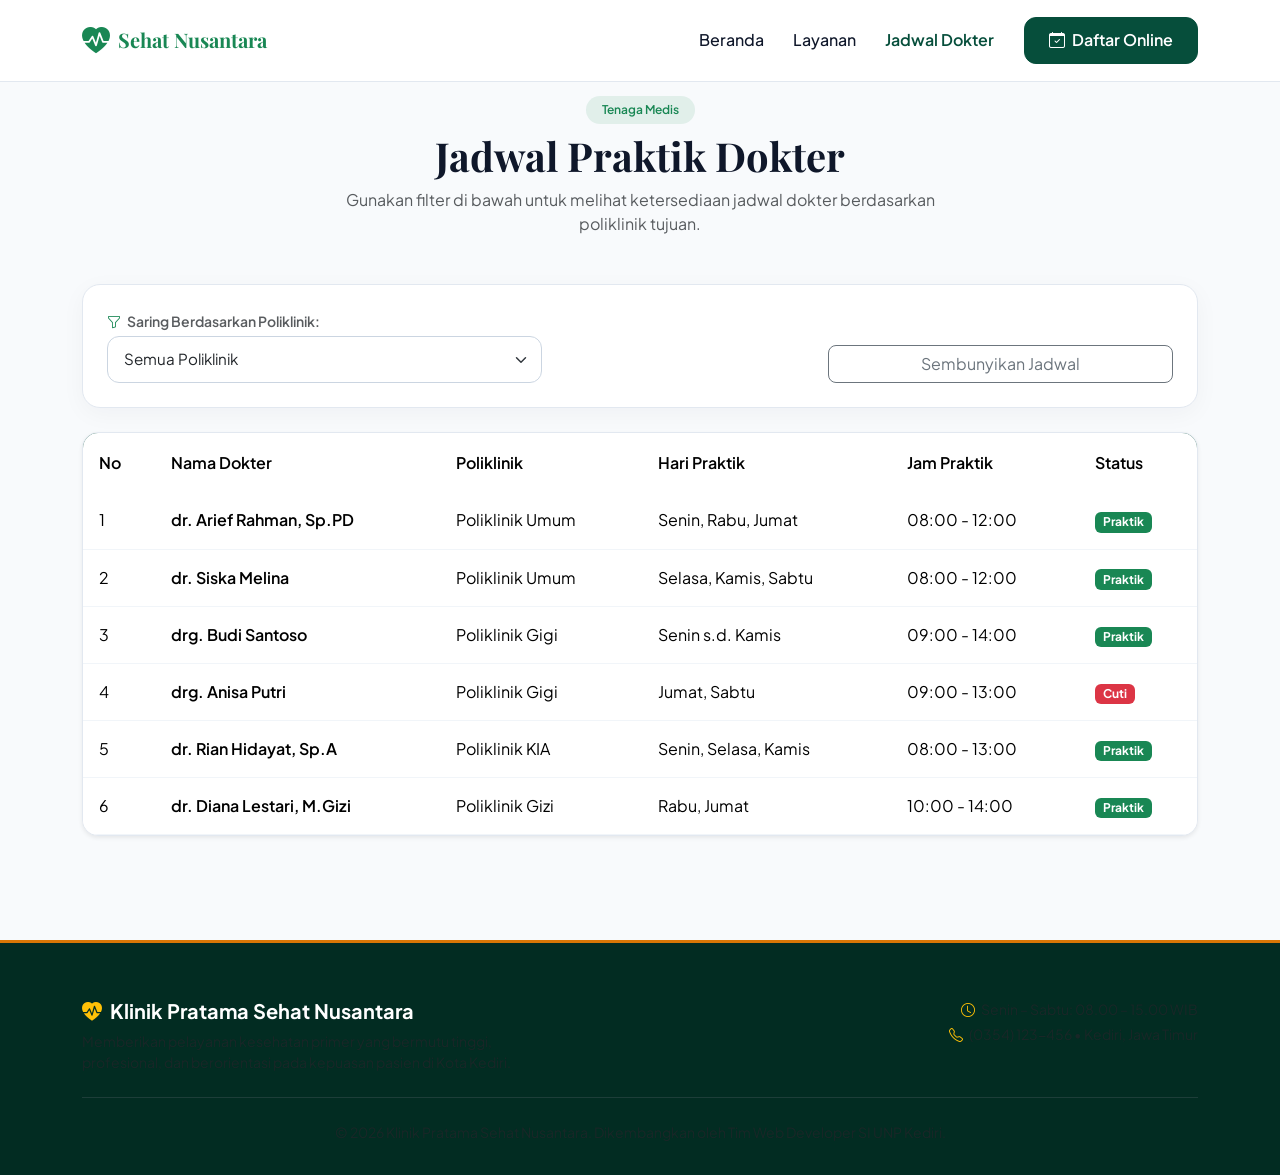
<file: dokter.html>
<!DOCTYPE html>
<html lang="id">
<head>
    <meta charset="UTF-8">
    <meta name="viewport" content="width=device-width, initial-scale=1.0">
    <title>Jadwal Dokter - Klinik Pratama Sehat Nusantara</title>
    <link href="https://cdn.jsdelivr.net/npm/bootstrap@5.3.0/dist/css/bootstrap.min.css" rel="stylesheet">
    <link rel="stylesheet" href="https://cdn.jsdelivr.net/npm/bootstrap-icons@1.11.3/font/bootstrap-icons.min.css">
    <link rel="stylesheet" href="css/style.css">
</head>
<body>

    <!-- Header & Navigasi -->
    <header>
        <nav class="navbar navbar-expand-lg navbar-custom fixed-top">
            <div class="container">
                <a class="navbar-brand fw-bold text-success d-flex align-items-center gap-2" href="index.html">
                    <i class="bi bi-heart-pulse-fill fs-3 text-success"></i>
                    <span>Sehat Nusantara</span>
                </a>
                <button class="navbar-toggler border-0" type="button" data-bs-toggle="collapse" data-bs-target="#navbarNav">
                    <span class="navbar-toggler-icon"></span>
                </button>
                <div class="collapse navbar-collapse justify-content-end" id="navbarNav">
                    <ul class="navbar-nav align-items-lg-center">
                        <li class="nav-item"><a class="nav-link" href="index.html">Beranda</a></li>
                        <li class="nav-item"><a class="nav-link" href="layanan.html">Layanan</a></li>
                        <li class="nav-item"><a class="nav-link active" href="dokter.html">Jadwal Dokter</a></li>
                        <li class="nav-item mt-2 mt-lg-0">
                            <a class="btn btn-primary ms-lg-3 px-4" href="pendaftaran.html">
                                <i class="bi bi-calendar-check me-1"></i> Daftar Online
                            </a>
                        </li>
                    </ul>
                </div>
            </div>
        </nav>
    </header>

    <!-- Konten Utama -->
    <main class="mt-5 pt-5 pb-4">
        <div class="container">
            <div class="text-center mb-5">
                <span class="badge bg-success bg-opacity-10 text-success px-3 py-2 rounded-pill fw-semibold mb-2">Tenaga Medis</span>
                <h1 class="fw-bold display-6">Jadwal Praktik Dokter</h1>
                <p class="text-muted mx-auto" style="max-width: 600px;">Gunakan filter di bawah untuk melihat ketersediaan jadwal dokter berdasarkan poliklinik tujuan.</p>
            </div>

            <!-- Filter & Toggle Card -->
            <div class="card card-luxury p-4 mb-4">
                <div class="row justify-content-between align-items-center g-3">
                    <div class="col-md-5">
                        <label for="filter-poli" class="form-label fw-semibold small text-muted mb-1">
                            <i class="bi bi-funnel me-1 text-success"></i> Saring Berdasarkan Poliklinik:
                        </label>
                        <select id="filter-poli" class="form-select">
                            <option value="Semua">Semua Poliklinik</option>
                            <option value="Umum">Poliklinik Umum</option>
                            <option value="Gigi">Poliklinik Gigi</option>
                            <option value="KIA">Kesehatan Ibu dan Anak (KIA)</option>
                            <option value="Gizi">Poliklinik Gizi</option>
                        </select>
                    </div>
                    <div class="col-md-4 text-md-end align-self-end">
                        <button id="btn-toggle-jadwal" class="btn btn-outline-secondary rounded-3 w-100 w-md-auto">
                            Sembunyikan Jadwal
                        </button>
                    </div>
                </div>
            </div>

            <!-- Tabel Jadwal Dokter (Render Dinamis JS) -->
            <div id="wadah-tabel-jadwal" class="table-responsive table-luxury shadow-sm">
                <table class="table table-hover align-middle mb-0">
                    <thead>
                        <tr>
                            <th>No</th>
                            <th>Nama Dokter</th>
                            <th>Poliklinik</th>
                            <th>Hari Praktik</th>
                            <th>Jam Praktik</th>
                            <th>Status</th>
                        </tr>
                    </thead>
                    <tbody id="tabel-dokter-body">
                        <!-- Diisi otomatis oleh script.js -->
                    </tbody>
                </table>
            </div>
        </div>
    </main>

    <!-- Footer -->
    <footer class="footer-luxury">
        <div class="container">
            <div class="row gy-4 justify-content-between">
                <div class="col-md-5">
                    <h5 class="text-white fw-bold mb-2"><i class="bi bi-heart-pulse-fill text-warning me-2"></i>Klinik Pratama Sehat Nusantara</h5>
                    <p class="small mb-0 text-muted">Memberikan pelayanan kesehatan primer yang bermutu tinggi, profesional, dan berorientasi pada kepuasan pasien di Kota Kediri.</p>
                </div>
                <div class="col-md-4 text-md-end text-muted">
                    <p class="small mb-1"><i class="bi bi-clock me-1 text-warning"></i> Senin – Sabtu: 08.00 – 15.00 WIB</p>
                    <p class="small mb-0"><i class="bi bi-telephone me-1 text-warning"></i> (0354) 123-456 • Kediri, Jawa Timur</p>
                </div>
            </div>
            <hr class="border-secondary my-4 opacity-25">
            <p class="text-center small mb-0 text-muted">&copy; 2026 Klinik Pratama Sehat Nusantara. Dikembangkan oleh Tim Web Developer SI UNP Kediri.</p>
        </div>
    </footer>

    <script src="https://cdn.jsdelivr.net/npm/bootstrap@5.3.0/dist/js/bootstrap.bundle.min.js"></script>
    <script src="js/script.js"></script>
</body>
</html>
<!-- Kerangka HTML5 oleh Farrel -->
</file>
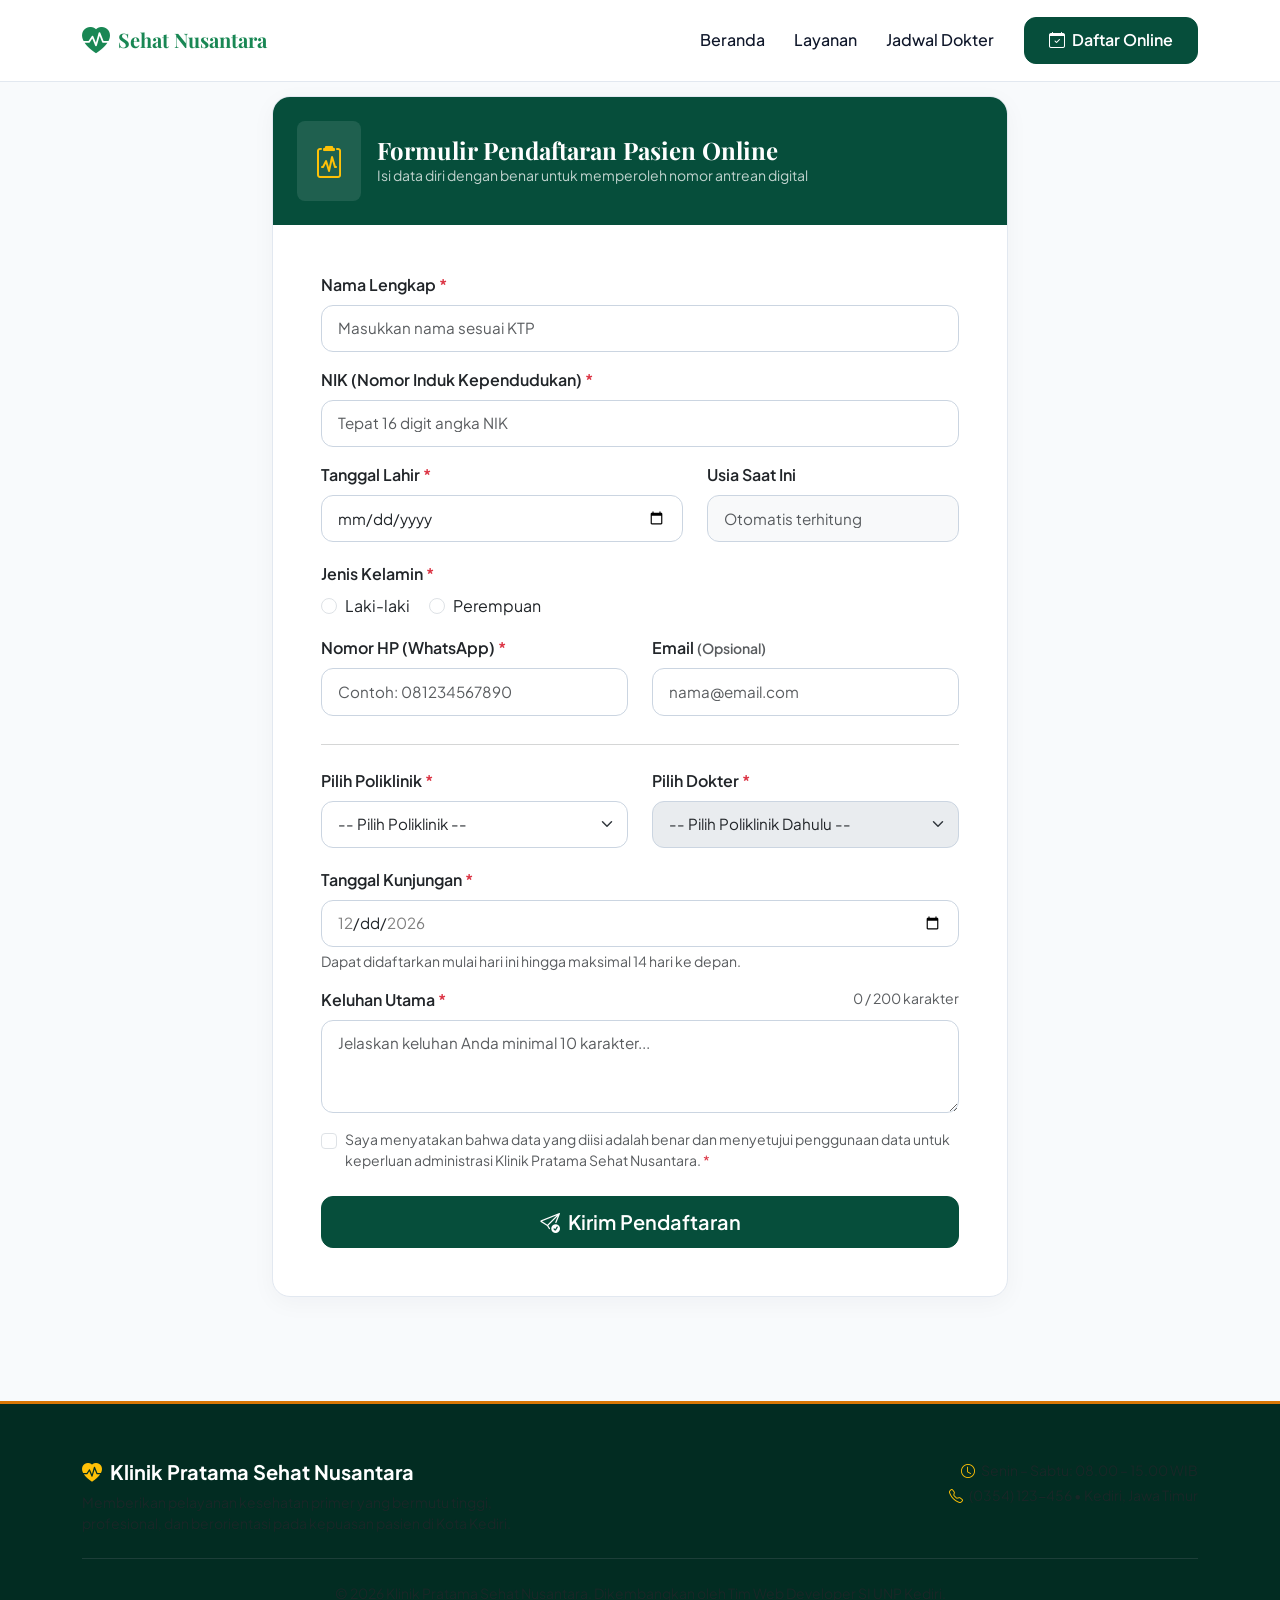
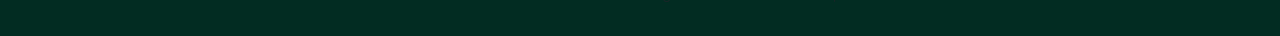
<file: pendaftaran.html>
<!DOCTYPE html>
<html lang="id">
<head>
    <meta charset="UTF-8">
    <meta name="viewport" content="width=device-width, initial-scale=1.0">
    <title>Pendaftaran Online - Klinik Pratama Sehat Nusantara</title>
    <link href="https://cdn.jsdelivr.net/npm/bootstrap@5.3.0/dist/css/bootstrap.min.css" rel="stylesheet">
    <link rel="stylesheet" href="https://cdn.jsdelivr.net/npm/bootstrap-icons@1.11.3/font/bootstrap-icons.min.css">
    <link rel="stylesheet" href="css/style.css">
</head>
<body>

    <!-- Header & Navigasi -->
    <header>
        <nav class="navbar navbar-expand-lg navbar-custom fixed-top">
            <div class="container">
                <a class="navbar-brand fw-bold text-success d-flex align-items-center gap-2" href="index.html">
                    <i class="bi bi-heart-pulse-fill fs-3 text-success"></i>
                    <span>Sehat Nusantara</span>
                </a>
                <button class="navbar-toggler border-0" type="button" data-bs-toggle="collapse" data-bs-target="#navbarNav">
                    <span class="navbar-toggler-icon"></span>
                </button>
                <div class="collapse navbar-collapse justify-content-end" id="navbarNav">
                    <ul class="navbar-nav align-items-lg-center">
                        <li class="nav-item"><a class="nav-link" href="index.html">Beranda</a></li>
                        <li class="nav-item"><a class="nav-link" href="layanan.html">Layanan</a></li>
                        <li class="nav-item"><a class="nav-link" href="dokter.html">Jadwal Dokter</a></li>
                        <li class="nav-item mt-2 mt-lg-0">
                            <a class="btn btn-primary ms-lg-3 px-4" href="pendaftaran.html">
                                <i class="bi bi-calendar-check me-1"></i> Daftar Online
                            </a>
                        </li>
                    </ul>
                </div>
            </div>
        </nav>
    </header>

    <!-- Konten Utama -->
    <main class="mt-5 pt-5 pb-4">
        <div class="container">
            <div class="row justify-content-center">
                <div class="col-lg-8">
                    <div class="card card-luxury">
                        <div class="card-header bg-success text-white p-4 border-0" style="background-color: var(--primary-emerald) !important;">
                            <div class="d-flex align-items-center gap-3">
                                <div class="bg-white bg-opacity-10 p-3 rounded-3">
                                    <i class="bi bi-clipboard2-pulse fs-2 text-warning"></i>
                                </div>
                                <div>
                                    <h1 class="h4 mb-0 fw-bold">Formulir Pendaftaran Pasien Online</h1>
                                    <p class="small mb-0 opacity-75">Isi data diri dengan benar untuk memperoleh nomor antrean digital</p>
                                </div>
                            </div>
                        </div>
                        <div class="card-body p-4 p-md-5">
                            <form id="form-pendaftaran" novalidate>
                                <!-- 1. Nama Lengkap -->
                                <div class="mb-3">
                                    <label for="nama" class="form-label fw-semibold">Nama Lengkap <span class="text-danger">*</span></label>
                                    <input type="text" class="form-control" id="nama" placeholder="Masukkan nama sesuai KTP">
                                    <div class="text-danger small mt-1" id="error-nama"></div>
                                </div>

                                <!-- 2. NIK -->
                                <div class="mb-3">
                                    <label for="nik" class="form-label fw-semibold">NIK (Nomor Induk Kependudukan) <span class="text-danger">*</span></label>
                                    <input type="text" class="form-control" id="nik" maxlength="16" placeholder="Tepat 16 digit angka NIK">
                                    <div class="text-danger small mt-1" id="error-nik"></div>
                                </div>

                                <!-- 3. Tanggal Lahir & Usia Otomatis -->
                                <div class="row mb-3">
                                    <div class="col-md-7">
                                        <label for="tgl-lahir" class="form-label fw-semibold">Tanggal Lahir <span class="text-danger">*</span></label>
                                        <input type="date" class="form-control" id="tgl-lahir">
                                        <div class="text-danger small mt-1" id="error-tgl-lahir"></div>
                                    </div>
                                    <div class="col-md-5 mt-3 mt-md-0">
                                        <label class="form-label fw-semibold">Usia Saat Ini</label>
                                        <input type="text" class="form-control bg-light" id="tampil-usia" readonly placeholder="Otomatis terhitung">
                                    </div>
                                </div>

                                <!-- 4. Jenis Kelamin -->
                                <div class="mb-3">
                                    <label class="form-label fw-semibold d-block">Jenis Kelamin <span class="text-danger">*</span></label>
                                    <div class="form-check form-check-inline">
                                        <input class="form-check-input" type="radio" name="gender" id="jk-l" value="Laki-laki">
                                        <label class="form-check-label" for="jk-l">Laki-laki</label>
                                    </div>
                                    <div class="form-check form-check-inline">
                                        <input class="form-check-input" type="radio" name="gender" id="jk-p" value="Perempuan">
                                        <label class="form-check-label" for="jk-p">Perempuan</label>
                                    </div>
                                    <div class="text-danger small mt-1" id="error-gender"></div>
                                </div>

                                <!-- 5. Nomor HP & 6. Email -->
                                <div class="row mb-3">
                                    <div class="col-md-6">
                                        <label for="no-hp" class="form-label fw-semibold">Nomor HP (WhatsApp) <span class="text-danger">*</span></label>
                                        <input type="tel" class="form-control" id="no-hp" placeholder="Contoh: 081234567890">
                                        <div class="text-danger small mt-1" id="error-no-hp"></div>
                                    </div>
                                    <div class="col-md-6 mt-3 mt-md-0">
                                        <label for="email" class="form-label fw-semibold">Email <span class="text-muted small">(Opsional)</span></label>
                                        <input type="email" class="form-control" id="email" placeholder="nama@email.com">
                                        <div class="text-danger small mt-1" id="error-email"></div>
                                    </div>
                                </div>

                                <hr class="my-4 text-muted opacity-25">

                                <!-- 7. Poliklinik & 8. Dokter -->
                                <div class="row mb-3">
                                    <div class="col-md-6">
                                        <label for="poli" class="form-label fw-semibold">Pilih Poliklinik <span class="text-danger">*</span></label>
                                        <select class="form-select" id="poli">
                                            <option value="">-- Pilih Poliklinik --</option>
                                            <option value="Umum">Poliklinik Umum</option>
                                            <option value="Gigi">Poliklinik Gigi</option>
                                            <option value="KIA">Kesehatan Ibu dan Anak (KIA)</option>
                                            <option value="Gizi">Poliklinik Gizi</option>
                                        </select>
                                        <div class="text-danger small mt-1" id="error-poli"></div>
                                    </div>
                                    <div class="col-md-6 mt-3 mt-md-0">
                                        <label for="dokter" class="form-label fw-semibold">Pilih Dokter <span class="text-danger">*</span></label>
                                        <select class="form-select" id="dokter" disabled>
                                            <option value="">-- Pilih Poliklinik Dahulu --</option>
                                        </select>
                                        <div class="text-danger small mt-1" id="error-dokter"></div>
                                    </div>
                                </div>

                                <!-- 9. Tanggal Kunjungan -->
                                <div class="mb-3">
                                    <label for="tgl-kunjungan" class="form-label fw-semibold">Tanggal Kunjungan <span class="text-danger">*</span></label>
                                    <input type="date" class="form-control" id="tgl-kunjungan">
                                    <div class="form-text">Dapat didaftarkan mulai hari ini hingga maksimal 14 hari ke depan.</div>
                                    <div class="text-danger small mt-1" id="error-tgl-kunjungan"></div>
                                </div>

                                <!-- 10. Keluhan -->
                                <div class="mb-3">
                                    <div class="d-flex justify-content-between">
                                        <label for="keluhan" class="form-label fw-semibold">Keluhan Utama <span class="text-danger">*</span></label>
                                        <span class="small text-muted" id="hitung-karakter">0 / 200 karakter</span>
                                    </div>
                                    <textarea class="form-control" id="keluhan" rows="3" maxlength="200" placeholder="Jelaskan keluhan Anda minimal 10 karakter..."></textarea>
                                    <div class="text-danger small mt-1" id="error-keluhan"></div>
                                </div>

                                <!-- 11. Persetujuan Data -->
                                <div class="mb-4">
                                    <div class="form-check">
                                        <input class="form-check-input" type="checkbox" id="persetujuan">
                                        <label class="form-check-label small text-muted" for="persetujuan">
                                            Saya menyatakan bahwa data yang diisi adalah benar dan menyetujui penggunaan data untuk keperluan administrasi Klinik Pratama Sehat Nusantara. <span class="text-danger">*</span>
                                        </label>
                                    </div>
                                    <div class="text-danger small mt-1" id="error-persetujuan"></div>
                                </div>

                                <div class="d-grid">
                                    <button type="submit" class="btn btn-primary btn-lg">
                                        <i class="bi bi-send-check me-2"></i>Kirim Pendaftaran
                                    </button>
                                </div>
                            </form>
                        </div>
                    </div>
                </div>
            </div>
        </div>
    </main>

    <!-- Modal Ringkasan Pendaftaran -->
    <div class="modal fade" id="modalRingkasan" tabindex="-1" aria-labelledby="modalRingkasanLabel" aria-hidden="true">
        <div class="modal-dialog modal-dialog-centered">
            <div class="modal-content border-0 shadow-lg rounded-4 overflow-hidden">
                <div class="modal-header text-white border-0 py-3" style="background-color: var(--primary-emerald);">
                    <h5 class="modal-title fw-bold" id="modalRingkasanLabel"><i class="bi bi-check-circle-fill me-2 text-warning"></i>Pendaftaran Berhasil!</h5>
                    <button type="button" class="btn-close btn-close-white" data-bs-dismiss="modal" aria-label="Tutup"></button>
                </div>
                <div class="modal-body p-4" id="isi-ringkasan">
                    <!-- Diisi dinamis oleh JavaScript -->
                </div>
                <div class="modal-footer border-0 pt-0 pb-4 px-4">
                    <button type="button" class="btn btn-secondary w-100 rounded-3" data-bs-dismiss="modal">Selesai & Tutup</button>
                </div>
            </div>
        </div>
    </div>

    <!-- Footer -->
    <footer class="footer-luxury">
        <div class="container">
            <div class="row gy-4 justify-content-between">
                <div class="col-md-5">
                    <h5 class="text-white fw-bold mb-2"><i class="bi bi-heart-pulse-fill text-warning me-2"></i>Klinik Pratama Sehat Nusantara</h5>
                    <p class="small mb-0 text-muted">Memberikan pelayanan kesehatan primer yang bermutu tinggi, profesional, dan berorientasi pada kepuasan pasien di Kota Kediri.</p>
                </div>
                <div class="col-md-4 text-md-end text-muted">
                    <p class="small mb-1"><i class="bi bi-clock me-1 text-warning"></i> Senin – Sabtu: 08.00 – 15.00 WIB</p>
                    <p class="small mb-0"><i class="bi bi-telephone me-1 text-warning"></i> (0354) 123-456 • Kediri, Jawa Timur</p>
                </div>
            </div>
            <hr class="border-secondary my-4 opacity-25">
            <p class="text-center small mb-0 text-muted">&copy; 2026 Klinik Pratama Sehat Nusantara. Dikembangkan oleh Tim Web Developer SI UNP Kediri.</p>
        </div>
    </footer>

    <script src="https://cdn.jsdelivr.net/npm/bootstrap@5.3.0/dist/js/bootstrap.bundle.min.js"></script>
    <script src="js/script.js"></script>
</body>
</html>
</file>
<file: css/style.css>
/* Import Google Fonts - Plus Jakarta Sans & Playfair Display */
@import url('https://fonts.googleapis.com/css2?family=Playfair+Display:wght@600;700&family=Plus+Jakarta+Sans:wght@400;500;600;700&display=swap');

:root {
    --primary-emerald: #064e3b;      /* Hijau Emerald Mewah */
    --primary-dark: #022c22;         /* Hijau Gelap */
    --accent-gold: #d97706;          /* Emas Champagne */
    --accent-gold-hover: #b45309;    /* Emas Gelap Hover */
    --bg-surface: #f8fafc;           /* Latar Belakang Bersih */
    --card-bg: #ffffff;              /* Warna Kartu */
    --text-main: #0f172a;            /* Teks Utama */
    --text-muted: #64748b;           /* Teks Sekunder */
    --border-color: #e2e8f0;         /* Warna Garis */
}

body {
    font-family: 'Plus Jakarta Sans', sans-serif;
    background-color: var(--bg-surface);
    color: var(--text-main);
    display: flex;
    flex-direction: column;
    min-height: 100vh;
}

h1, h2, h3, .navbar-brand {
    font-family: 'Playfair Display', serif;
}

main {
    flex: 1;
}

/* Navbar Mewah dengan Efek Kaca (Glassmorphism) */
.navbar-custom {
    background-color: rgba(255, 255, 255, 0.92);
    backdrop-filter: blur(12px);
    border-bottom: 1px solid var(--border-color);
    padding: 0.9rem 0;
    transition: all 0.3s ease;
}

.nav-link {
    font-weight: 500;
    color: var(--text-main) !important;
    margin: 0 0.4rem;
    transition: color 0.2s ease;
}

.nav-link:hover, .nav-link.active {
    color: var(--primary-emerald) !important;
    font-weight: 600;
}

/* Tombol Mewah (Emerald & Gold Accents) */
.btn-primary {
    background-color: var(--primary-emerald);
    border-color: var(--primary-emerald);
    border-radius: 12px;
    padding: 0.65rem 1.5rem;
    font-weight: 600;
    transition: all 0.3s cubic-bezier(0.4, 0, 0.2, 1);
}

.btn-primary:hover, .btn-primary:focus {
    background-color: var(--primary-dark);
    border-color: var(--primary-dark);
    transform: translateY(-2px);
    box-shadow: 0 8px 20px rgba(6, 78, 59, 0.25);
}

.btn-outline-primary {
    color: var(--primary-emerald);
    border-color: var(--primary-emerald);
    border-radius: 12px;
    font-weight: 600;
    transition: all 0.3s ease;
}

.btn-outline-primary:hover {
    background-color: var(--primary-emerald);
    color: #fff;
    border-color: var(--primary-emerald);
}

/* Hero Section Mewah */
.hero-luxury {
    background: linear-gradient(135deg, #022c22 0%, #064e3b 60%, #047857 100%);
    color: #ffffff;
    border-radius: 0 0 2.5rem 2.5rem;
    padding: 5.5rem 0 5rem 0;
    box-shadow: 0 15px 35px rgba(2, 44, 34, 0.2);
    position: relative;
    overflow: hidden;
}

.hero-badge {
    background-color: rgba(217, 119, 6, 0.2);
    color: #ffb703;
    border: 1px solid rgba(255, 183, 3, 0.3);
    padding: 0.4rem 1.1rem;
    border-radius: 50px;
    font-size: 0.85rem;
    font-weight: 600;
    display: inline-block;
    margin-bottom: 1.2rem;
}

/* Kartu Elegan (Card Modern) */
.card-luxury {
    background: var(--card-bg);
    border: 1px solid var(--border-color);
    border-radius: 18px;
    box-shadow: 0 6px 24px rgba(15, 23, 42, 0.04);
    transition: transform 0.3s ease, box-shadow 0.3s ease;
    overflow: hidden;
}

.card-luxury:hover {
    transform: translateY(-6px);
    box-shadow: 0 14px 32px rgba(15, 23, 42, 0.08);
}

.icon-box-luxury {
    width: 60px;
    height: 60px;
    background-color: #ecfdf5;
    color: var(--primary-emerald);
    border-radius: 16px;
    display: flex;
    align-items: center;
    justify-content: center;
    font-size: 1.6rem;
    margin-bottom: 1.25rem;
    transition: all 0.3s ease;
}

.card-luxury:hover .icon-box-luxury {
    background-color: var(--primary-emerald);
    color: #ffffff;
}

/* Form & Input */
.form-control, .form-select {
    border-radius: 12px;
    border: 1.5px solid #cbd5e1;
    padding: 0.7rem 1rem;
    font-size: 0.95rem;
    transition: all 0.2s ease;
}

.form-control:focus, .form-select:focus {
    border-color: var(--primary-emerald);
    box-shadow: 0 0 0 4px rgba(6, 78, 59, 0.12);
}

/* Tabel Jadwal Profesional */
.table-luxury {
    background: #ffffff;
    border-radius: 16px;
    overflow: hidden;
    border: 1px solid var(--border-color);
}

.table-luxury thead {
    background-color: var(--primary-emerald);
    color: #ffffff;
}

.table-luxury th {
    font-weight: 600;
    padding: 1.1rem 1rem;
    border: none;
}

.table-luxury td {
    padding: 1rem;
    border-color: #f1f5f9;
}

/* Footer Gelap Elegan */
.footer-luxury {
    background-color: #022c22;
    color: #cbd5e1;
    padding: 3.5rem 0 2rem 0;
    margin-top: 5rem;
    border-top: 3px solid var(--accent-gold);
}

/* Media Queries Responsif */
@media (max-width: 768px) {
    .hero-luxury {
        padding: 4rem 1rem 3.5rem 1rem;
        border-radius: 0 0 1.5rem 1.5rem;
    }
}
/* Integrasi Bootstrap oleh Orleno
</file>
